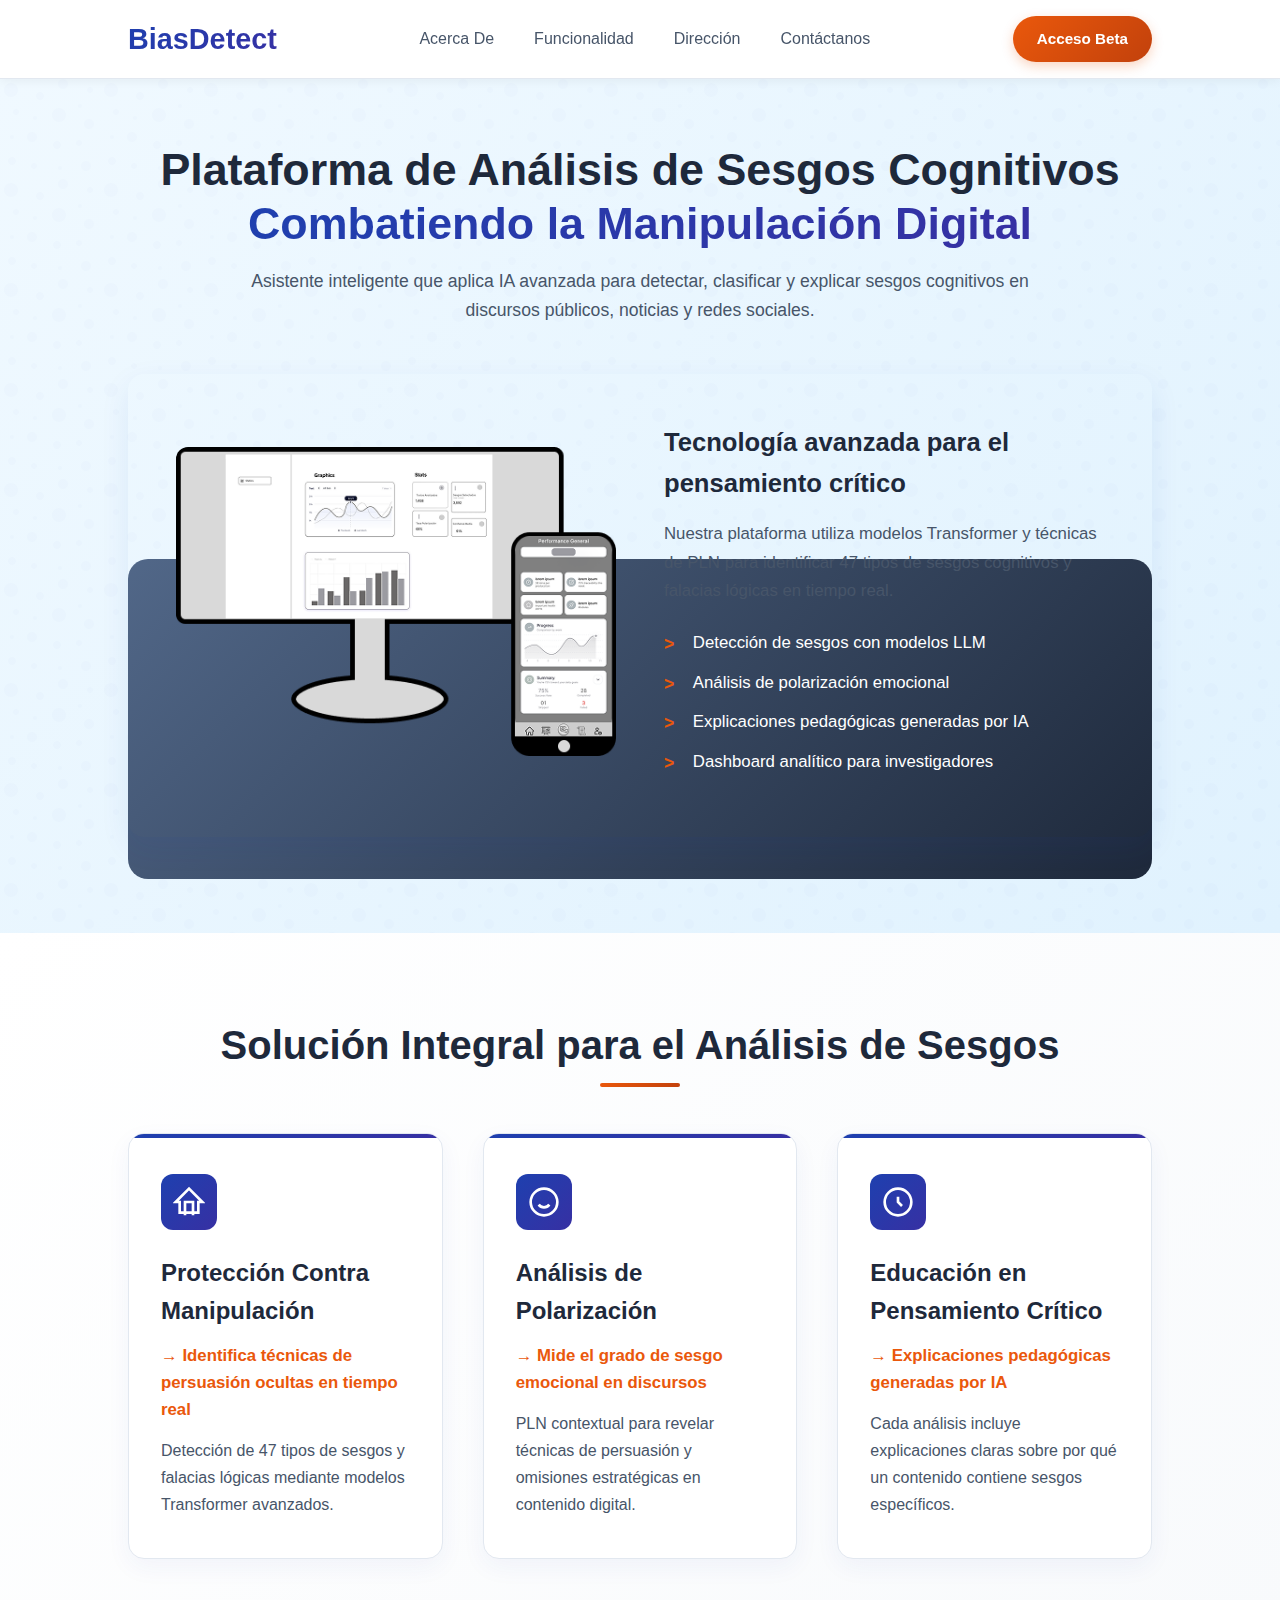
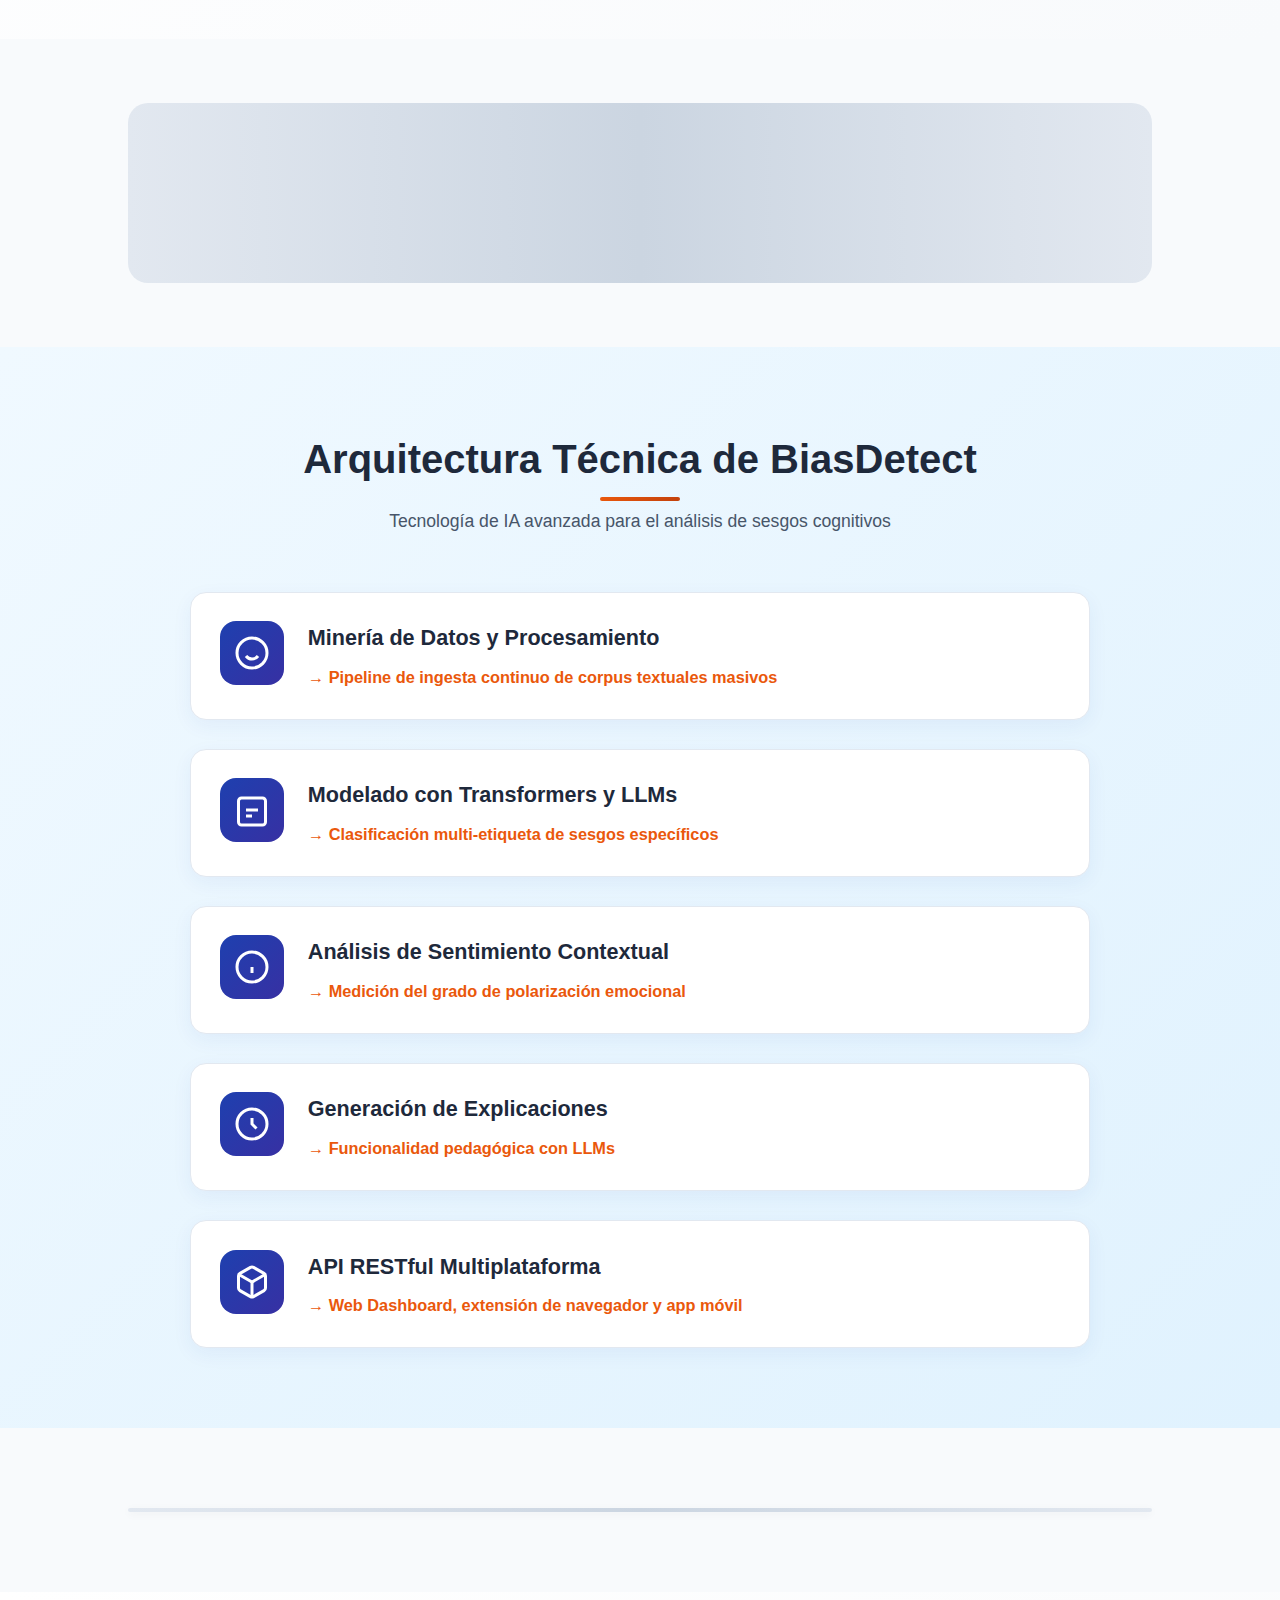
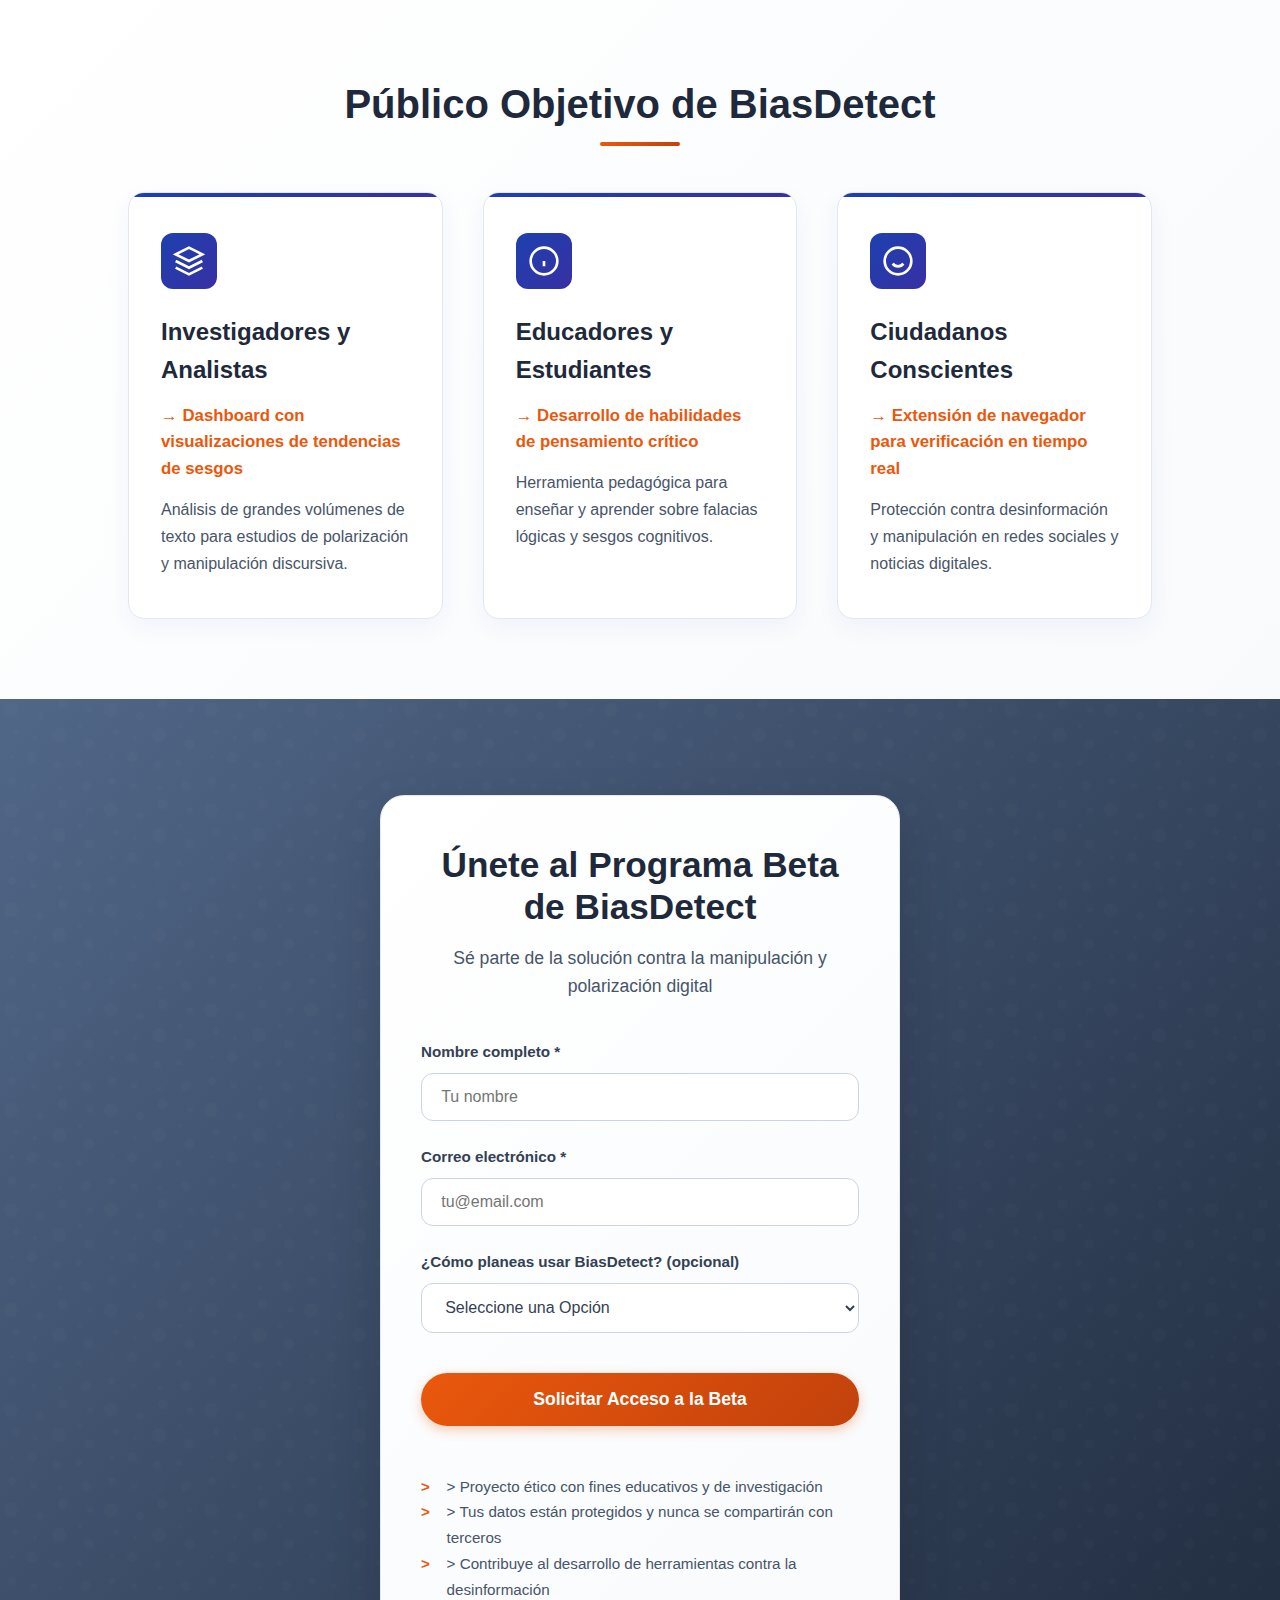
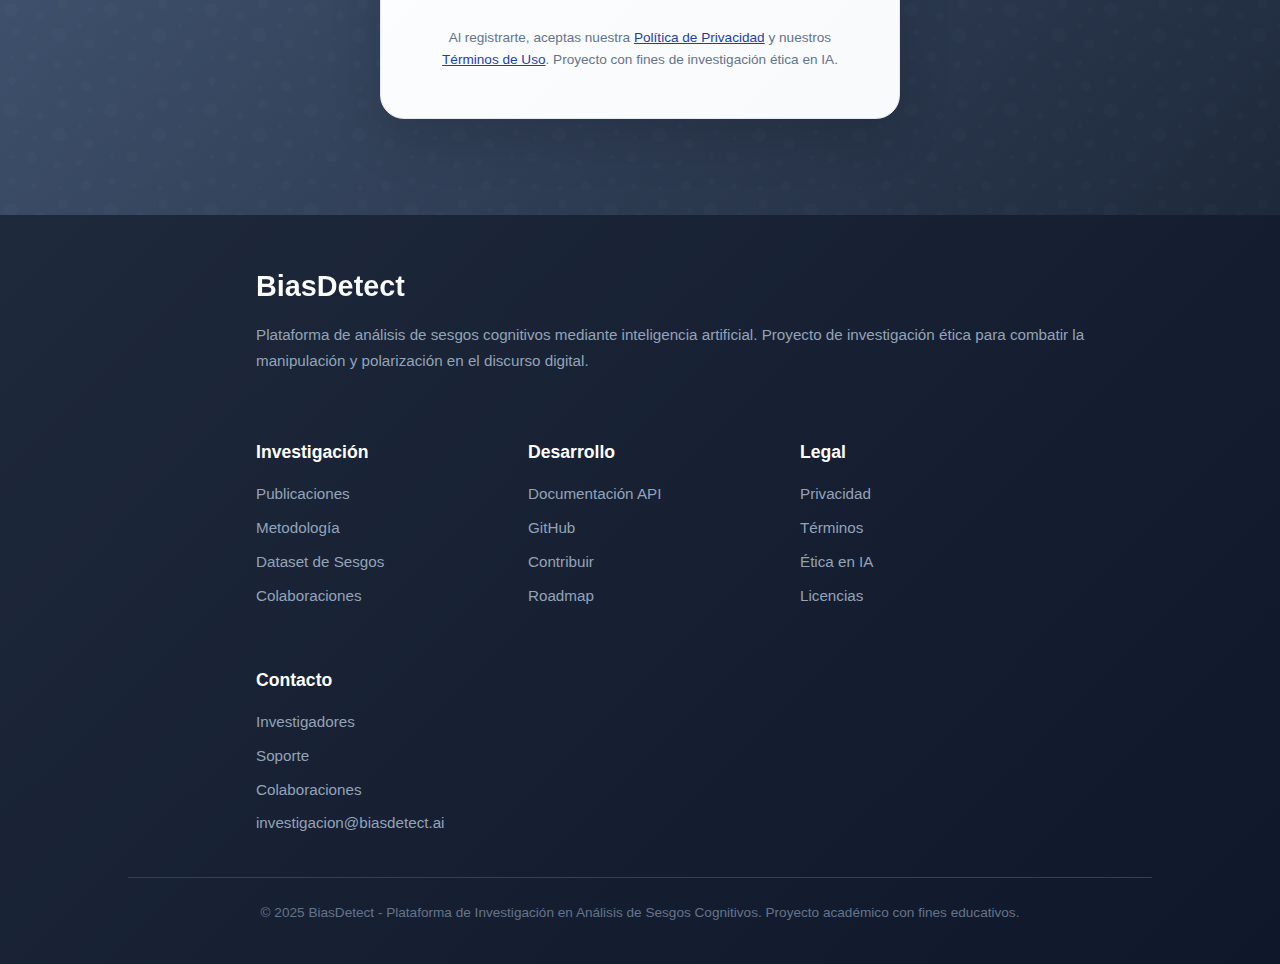
<file: index.html>
<!DOCTYPE html>
<html lang="es">
  <head>
    <meta charset="UTF-8" />
    <meta name="viewport" content="width=device-width, initial-scale=1.0" />
    <title>BiasDetect - Detecta Sesgos Ocultos</title>
    <link rel="stylesheet" href="/style.css">
  </head>
  <body>

    <!-- HEADER -->
    <header>
      <div class="header-container">
        <a href="#" class="logo">BiasDetect</a>
        <nav>
          <ul>
            <li><a href="#BENEFICIOS">Acerca De</a></li>
            <li><a href="#FUNCIONA">Funcionalidad</a></li>
            <li><a href="#PARAQUIÉN">Dirección</a></li>
            <li><a href="#FOOTER">Contáctanos</a></li>
          </ul>
        </nav>
        <a href="#FORMULARIO" class="btn-beta">Acceso Beta</a>
      </div>
    </header>

    <!-- HERO -->
    <section class="hero">
      <div class="hero-container">
        <h1 class="hero-title">
          Plataforma de Análisis de Sesgos Cognitivos<br>
          <span class="hero-title-bold">Combatiendo la Manipulación
            Digital</span>
        </h1>
        <p class="hero-description">
          Asistente inteligente que aplica IA avanzada para detectar, clasificar
          y explicar sesgos cognitivos en discursos públicos, noticias y redes
          sociales.
        </p>
        <div class="hero-content-wrapper">
          
          <div class="hero-image">
            <img
              src="./movileanddestock.png"
              alt="Análisis de sesgos" class="hero-img">
          </div>
          <div class="hero-text">
            <h3 class="hero-subtitle">Tecnología avanzada para el pensamiento
              crítico</h3>
            <p class="hero-paragraph">
              Nuestra plataforma utiliza modelos Transformer y técnicas de PLN
              para identificar 47 tipos de sesgos cognitivos y falacias lógicas
              en tiempo real.
            </p>
            <ul class="hero-features">
              <li>Detección de sesgos con modelos LLM</li>
              <li>Análisis de polarización emocional</li>
              <li>Explicaciones pedagógicas generadas por IA</li>
              <li>Dashboard analítico para investigadores</li>
            </ul>
          </div>

          <div class="section-divider-icon-bar"></div>
        </div>
      </div>
    </section>

    <!-- BENEFICIOS -->
    <section class="benefits" id="BENEFICIOS">
      <div class="benefits-container">
        <h2 class="benefits-title">Solución Integral para el Análisis de
          Sesgos</h2>
        <div class="benefits-grid">
          <div class="benefit-card">
            <div class="benefit-icon">
              <svg viewBox="0 0 24 24" fill="none" stroke="currentColor"
                stroke-width="2">
                <path d="M12 2L2 12h3v8h14v-8h3L12 2z" /><path
                  d="M9 22V12h6v10" />
              </svg>
            </div>
            <h3 class="benefit-heading">Protección Contra Manipulación</h3>
            <p class="benefit-arrow">→ Identifica técnicas de persuasión ocultas
              en tiempo real</p>
            <p class="benefit-text">Detección de 47 tipos de sesgos y falacias
              lógicas mediante modelos Transformer avanzados.</p>
          </div>
          <div class="benefit-card">
            <div class="benefit-icon">
              <svg viewBox="0 0 24 24" fill="none" stroke="currentColor"
                stroke-width="2">
                <circle cx="12" cy="12" r="10" /><path
                  d="M8 14s1.5 2 4 2 4-2 4-2" /><line x1="9" y1="9" x2="9.01"
                  y2="9" /><line x1="15" y1="9" x2="15.01" y2="9" />
              </svg>
            </div>
            <h3 class="benefit-heading">Análisis de Polarización</h3>
            <p class="benefit-arrow">→ Mide el grado de sesgo emocional en
              discursos</p>
            <p class="benefit-text">PLN contextual para revelar técnicas de
              persuasión y omisiones estratégicas en contenido digital.</p>
          </div>
          <div class="benefit-card">
            <div class="benefit-icon">
              <svg viewBox="0 0 24 24" fill="none" stroke="currentColor"
                stroke-width="2">
                <circle cx="12" cy="12" r="10" /><path d="M12 8v4l3 3" />
              </svg>
            </div>
            <h3 class="benefit-heading">Educación en Pensamiento Crítico</h3>
            <p class="benefit-arrow">→ Explicaciones pedagógicas generadas por
              IA</p>
            <p class="benefit-text">Cada análisis incluye explicaciones claras
              sobre por qué un contenido contiene sesgos específicos.</p>
          </div>
        </div>
      </div>
    </section>

    <!-- SEPARADOR GRIS -->
    <div class="section-divider"></div>

    <!-- CÓMO FUNCIONA -->
    <section class="how-it-works" id="FUNCIONA">
      <div class="how-container">
        <h2 class="how-title">Arquitectura Técnica de BiasDetect</h2>
        <p class="how-subtitle">Tecnología de IA avanzada para el análisis de
          sesgos cognitivos</p>
        <div class="how-grid">
          <div class="how-card">
            <div class="how-card-icon">
              <svg viewBox="0 0 24 24" fill="none" stroke="currentColor"
                stroke-width="2">
                <path
                  d="M12 2a10 10 0 0 1 10 10 10 10 0 0 1-10 10 10 10 0 0 1-10-10 10 10 0 0 1 10-10z" /><path
                  d="M8 14s1.5 2 4 2 4-2 4-2" /><line x1="9" y1="9" x2="9.01"
                  y2="9" /><line x1="15" y1="9" x2="15.01" y2="9" />
              </svg>
            </div>
            <div class="how-card-content">
              <h3>Minería de Datos y Procesamiento</h3>
              <p class="how-arrow">→ Pipeline de ingesta continuo de corpus
                textuales masivos</p>
            </div>
          </div>
          <div class="how-card">
            <div class="how-card-icon">
              <svg viewBox="0 0 24 24" fill="none" stroke="currentColor"
                stroke-width="2">
                <rect x="3" y="4" width="18" height="18" rx="2" /><line x1="8"
                  y1="12" x2="16" y2="12" /><line x1="8" y1="16" x2="12"
                  y2="16" />
              </svg>
            </div>
            <div class="how-card-content">
              <h3>Modelado con Transformers y LLMs</h3>
              <p class="how-arrow">→ Clasificación multi-etiqueta de sesgos
                específicos</p>
            </div>
          </div>
          <div class="how-card">
            <div class="how-card-icon">
              <svg viewBox="0 0 24 24" fill="none" stroke="currentColor"
                stroke-width="2">
                <path
                  d="M12 2a10 10 0 0 0-10 10 10 10 0 0 0 10 10 10 10 0 0 0 10-10 10 10 0 0 0-10-10z" /><path
                  d="M12 16v-4" /><path d="M12 8h.01" />
              </svg>
            </div>
            <div class="how-card-content">
              <h3>Análisis de Sentimiento Contextual</h3>
              <p class="how-arrow">→ Medición del grado de polarización
                emocional</p>
            </div>
          </div>
          <div class="how-card">
            <div class="how-card-icon">
              <svg viewBox="0 0 24 24" fill="none" stroke="currentColor"
                stroke-width="2">
                <circle cx="12" cy="12" r="10" /><path d="M12 8v4l3 3" />
              </svg>
            </div>
            <div class="how-card-content">
              <h3>Generación de Explicaciones</h3>
              <p class="how-arrow">→ Funcionalidad pedagógica con LLMs</p>
            </div>
          </div>
          <div class="how-card">
            <div class="how-card-icon">
              <svg viewBox="0 0 24 24" fill="none" stroke="currentColor"
                stroke-width="2">
                <path
                  d="M21 16V8a2 2 0 0 0-1-1.73l-7-4a2 2 0 0 0-2 0l-7 4A2 2 0 0 0 3 8v8a2 2 0 0 0 1 1.73l7 4a2 2 0 0 0 2 0l7-4A2 2 0 0 0 21 16z" /><polyline
                  points="3.27 6.96 12 12.01 20.73 6.96" /><line x1="12"
                  y1="22.08" x2="12" y2="12" />
              </svg>
            </div>
            <div class="how-card-content">
              <h3>API RESTful Multiplataforma</h3>
              <p class="how-arrow">→ Web Dashboard, extensión de navegador y app
                móvil</p>
            </div>
          </div>
        </div>
      </div>
    </section>

    <!-- LÍNEA DIVISORIA -->
    <div class="line-divider"></div>

    <!-- PARA QUIÉN ES -->
    <section class="audience" id="PARAQUIÉN">
      <div class="audience-container">
        <h2 class="audience-title">Público Objetivo de BiasDetect</h2>
        <div class="audience-grid">
          <div class="audience-card">
            <div class="audience-icon">
              <svg viewBox="0 0 24 24" fill="none" stroke="currentColor"
                stroke-width="2">
                <path
                  d="M12 2L2 7l10 5 10-5-10-5zM2 17l10 5 10-5M2 12l10 5 10-5" />
              </svg>
            </div>
            <h3 class="audience-heading">Investigadores y Analistas</h3>
            <p class="audience-arrow">→ Dashboard con visualizaciones de
              tendencias de sesgos</p>
            <p class="audience-text">Análisis de grandes volúmenes de texto para
              estudios de polarización y manipulación discursiva.</p>
          </div>
          <div class="audience-card">
            <div class="audience-icon">
              <svg viewBox="0 0 24 24" fill="none" stroke="currentColor"
                stroke-width="2">
                <path
                  d="M12 2a10 10 0 0 0-10 10 10 10 0 0 0 10 10 10 10 0 0 0 10-10 10 10 0 0 0-10-10z" /><path
                  d="M12 16v-4" /><path d="M12 8h.01" />
              </svg>
            </div>
            <h3 class="audience-heading">Educadores y Estudiantes</h3>
            <p class="audience-arrow">→ Desarrollo de habilidades de pensamiento
              crítico</p>
            <p class="audience-text">Herramienta pedagógica para enseñar y
              aprender sobre falacias lógicas y sesgos cognitivos.</p>
          </div>
          <div class="audience-card">
            <div class="audience-icon">
              <svg viewBox="0 0 24 24" fill="none" stroke="currentColor"
                stroke-width="2">
                <path
                  d="M12 2a10 10 0 0 1 10 10 10 10 0 0 1-10 10 10 10 0 0 1-10-10 10 10 0 0 1 10-10z" /><path
                  d="M8 14s1.5 2 4 2 4-2 4-2" /><line x1="9" y1="9" x2="9.01"
                  y2="9" /><line x1="15" y1="9" x2="15.01" y2="9" />
              </svg>
            </div>
            <h3 class="audience-heading">Ciudadanos Conscientes</h3>
            <p class="audience-arrow">→ Extensión de navegador para verificación
              en tiempo real</p>
            <p class="audience-text">Protección contra desinformación y
              manipulación en redes sociales y noticias digitales.</p>
          </div>
        </div>
      </div>
    </section>

    <!-- FORMULARIO BETA -->
    <section class="beta-form-section" id="FORMULARIO">
      <div class="beta-form-container">
        <div class="beta-card">
          <h2 class="beta-title">Únete al Programa Beta de BiasDetect</h2>
          <p class="beta-subtitle">Sé parte de la solución contra la
            manipulación y polarización digital</p>
          <form class="beta-form">
            <div class="form-group">
              <label for="name">Nombre completo *</label>
              <input type="text" id="name" placeholder="Tu nombre" required />
            </div>
            <div class="form-group">
              <label for="email">Correo electrónico *</label>
              <input type="email" id="email" placeholder="tu@email.com"
                required />
            </div>
            <div class="form-group">
              <label for="usage">¿Cómo planeas usar BiasDetect?
                (opcional)</label>
              <select id="usage">
                <option value>Seleccione una Opción</option>
                <option value="personal">Uso personal</option>
                <option value="investigacion">Investigación/Academia</option>
                <option value="educacion">Educación/Enseñanza</option>
                <option value="periodismo">Periodismo/Medios</option>
              </select>
            </div>
            <button type="submit" class="beta-btn">Solicitar Acceso a la
              Beta</button>
          </form>
          <div class="beta-privacy">
            <p>> Proyecto ético con fines educativos y de investigación</p>
            <p>> Tus datos están protegidos y nunca se compartirán con
              terceros</p>
            <p>> Contribuye al desarrollo de herramientas contra la
              desinformación</p>
          </div>
          <p class="beta-terms">
            Al registrarte, aceptas nuestra
            <a href="#" class="link">Política de Privacidad</a> y nuestros
            <a href="#" class="link">Términos de Uso</a>.
            Proyecto con fines de investigación ética en IA.
          </p>
        </div>
      </div>
    </section>

    <!-- FOOTER -->
    <footer class="footer" id="FOOTER">
      <div class="footer-left">
        <h3 class="footer-logo">BiasDetect</h3>
        <p class="footer-desc">
          Plataforma de análisis de sesgos cognitivos mediante inteligencia
          artificial.
          Proyecto de investigación ética para combatir la manipulación y
          polarización en el discurso digital.
        </p>
      </div>
      <div class="footer-container">
        <div class="footer-bottom">
          <div class="footer-column">
            <h4 class="footer-title">Investigación</h4>
            <ul class="footer-links">
              <li><a href="#">Publicaciones</a></li>
              <li><a href="#">Metodología</a></li>
              <li><a href="#">Dataset de Sesgos</a></li>
              <li><a href="#">Colaboraciones</a></li>
            </ul>
          </div>
          <div class="footer-column">
            <h4 class="footer-title">Desarrollo</h4>
            <ul class="footer-links">
              <li><a href="#">Documentación API</a></li>
              <li><a href="#">GitHub</a></li>
              <li><a href="#">Contribuir</a></li>
              <li><a href="#">Roadmap</a></li>
            </ul>
          </div>
          <div class="footer-column">
            <h4 class="footer-title">Legal</h4>
            <ul class="footer-links">
              <li><a href="#">Privacidad</a></li>
              <li><a href="#">Términos</a></li>
              <li><a href="#">Ética en IA</a></li>
              <li><a href="#">Licencias</a></li>
            </ul>
          </div>
          <div class="footer-column">
            <h4 class="footer-title">Contacto</h4>
            <ul class="footer-links">
              <li><a href="#">Investigadores</a></li>
              <li><a href="#">Soporte</a></li>
              <li><a href="#">Colaboraciones</a></li>
              <li><a
                  href="mailto:investigacion@biasdetect.ai">investigacion@biasdetect.ai</a></li>
            </ul>
          </div>
        </div>
      </div>
      <div class="footer-copyright">
        <p>© 2025 BiasDetect - Plataforma de Investigación en Análisis de Sesgos
          Cognitivos. Proyecto académico con fines educativos.</p>
      </div>
    </footer>

  </body>
</html>
</file>
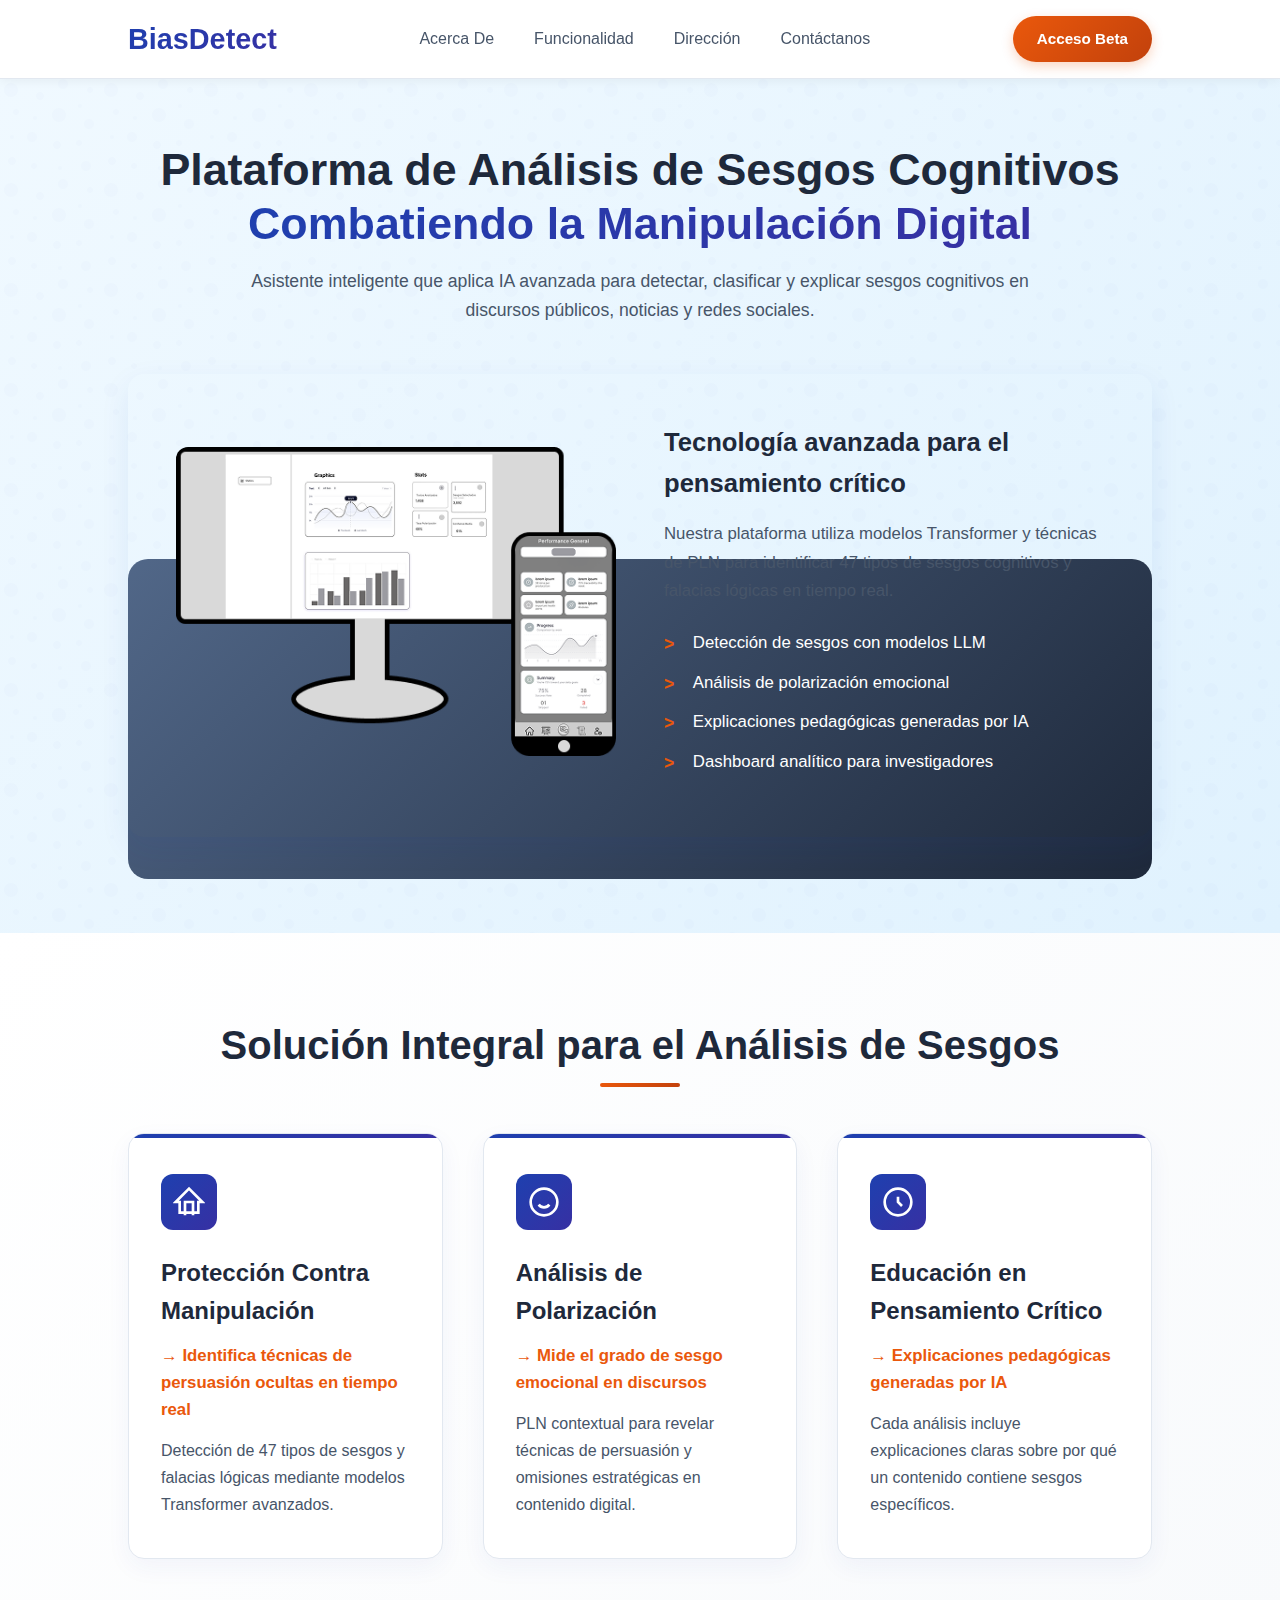
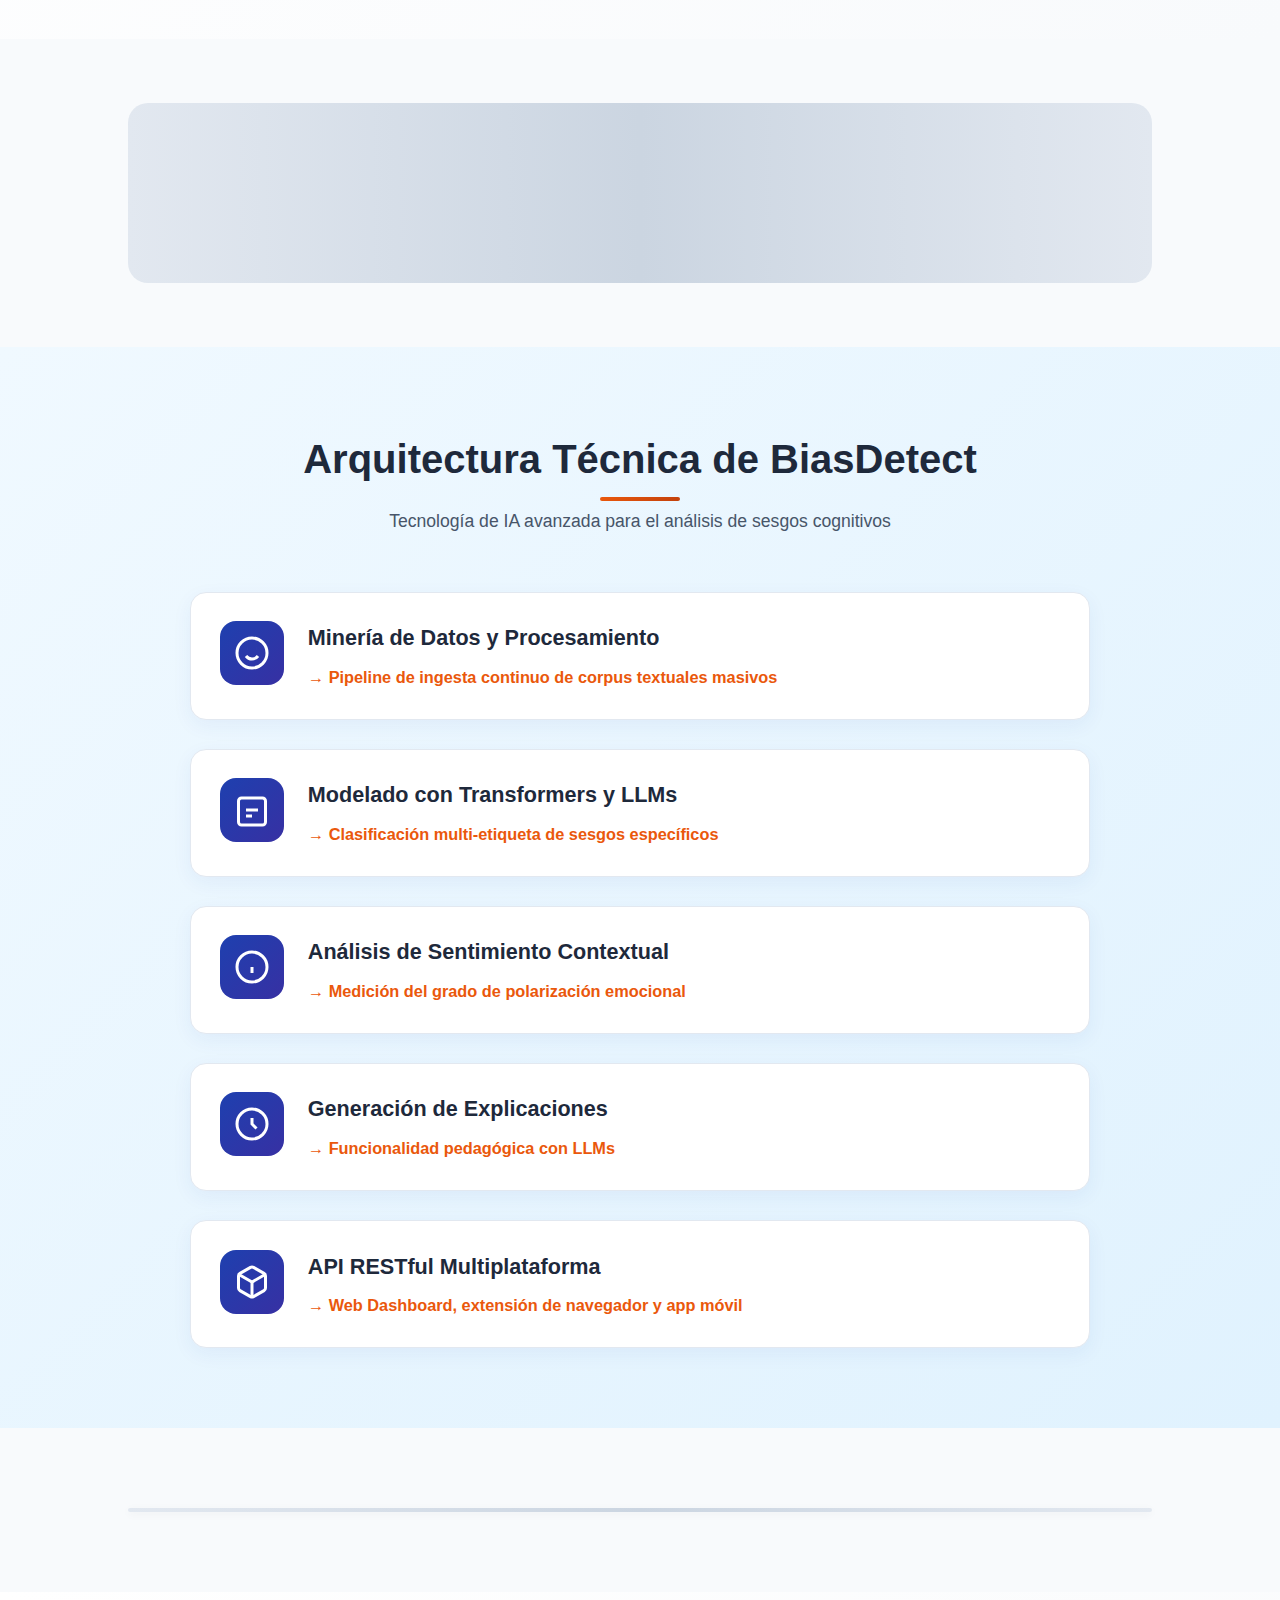
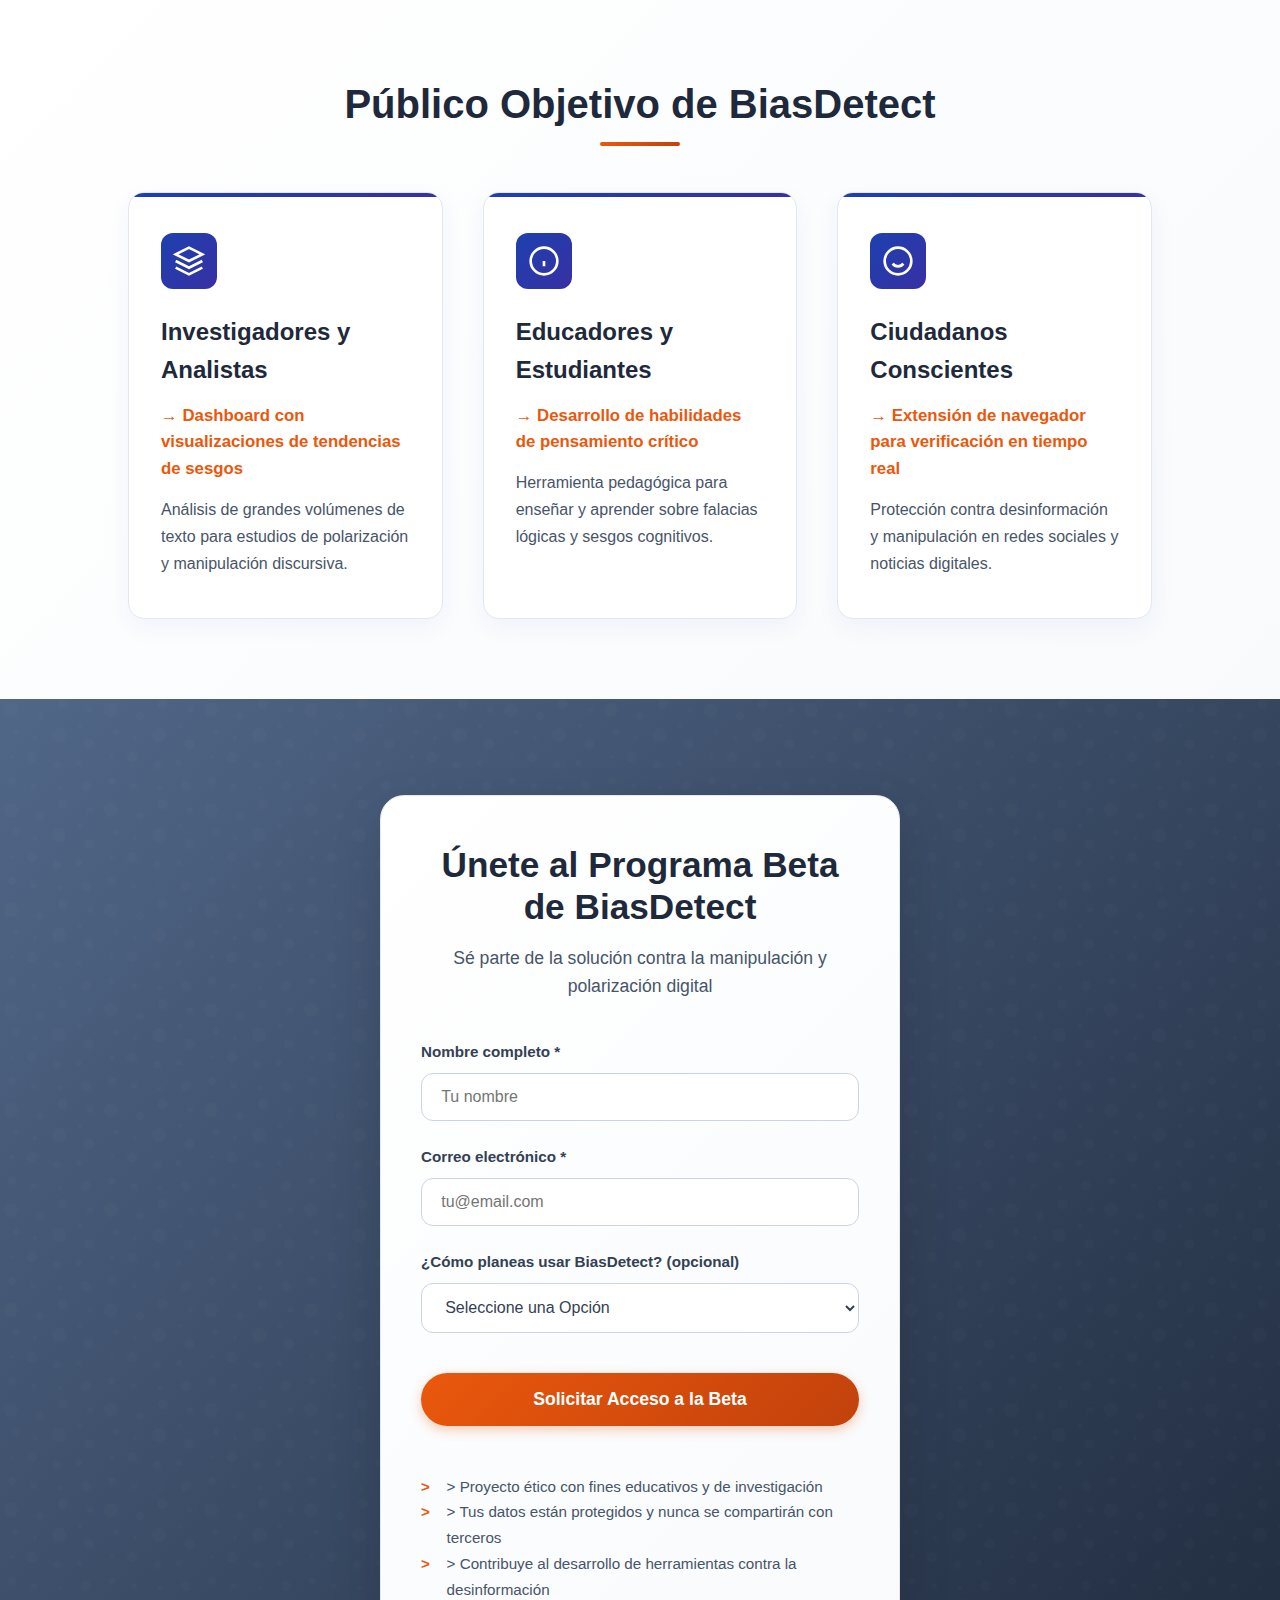
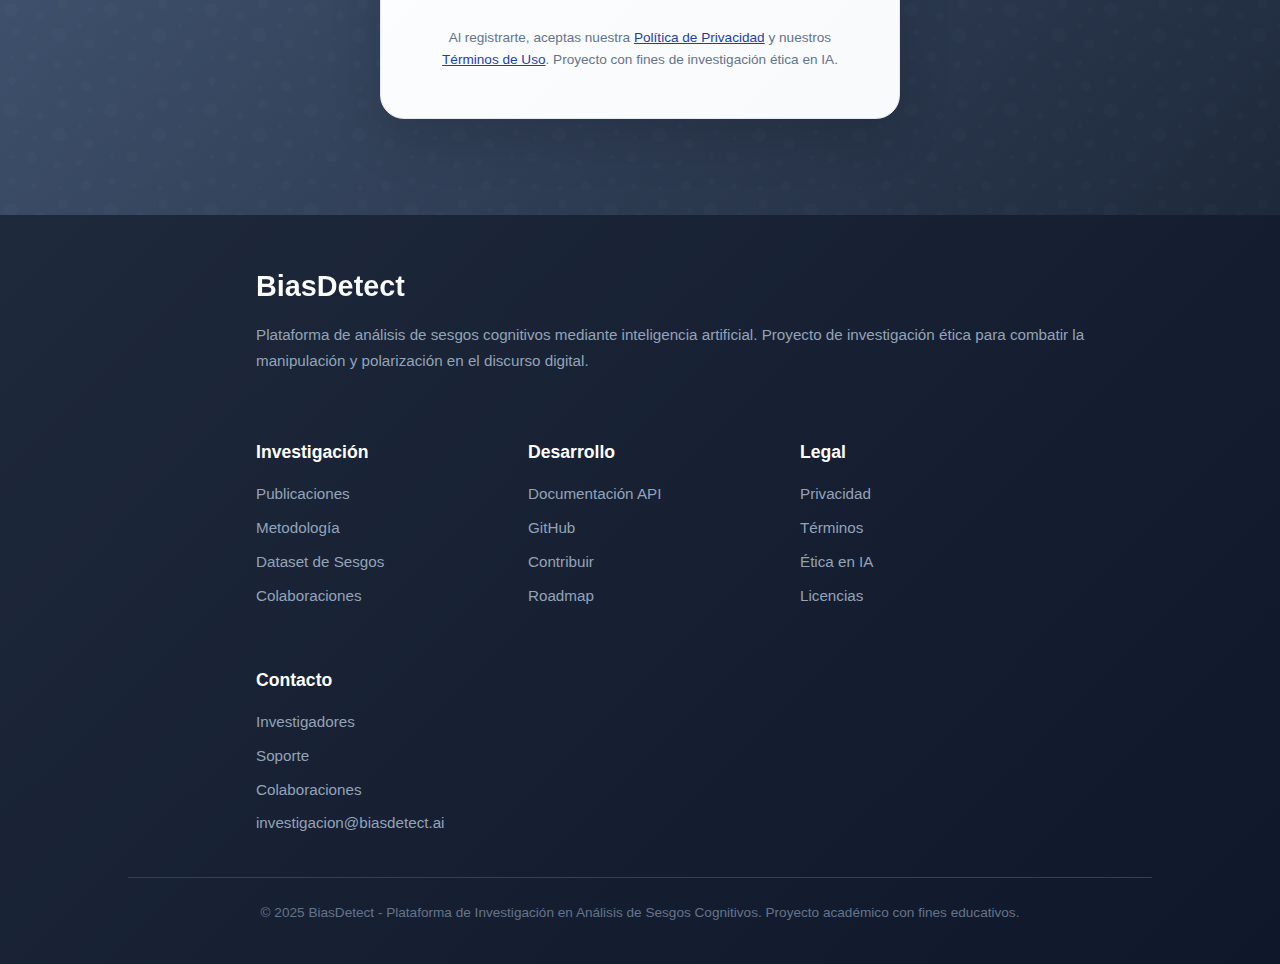
<file: landing.html>
<!DOCTYPE html>
<html lang="es">
  <head>
    <meta charset="UTF-8" />
    <meta name="viewport" content="width=device-width, initial-scale=1.0" />
    <title>BiasDetect - Detecta Sesgos Ocultos</title>
    <link rel="stylesheet" href="/style.css">
  </head>
  <body>

    <!-- HEADER -->
    <header>
      <div class="header-container">
        <a href="#" class="logo">BiasDetect</a>
        <nav>
          <ul>
            <li><a href="#BENEFICIOS">Acerca De</a></li>
            <li><a href="#FUNCIONA">Funcionalidad</a></li>
            <li><a href="#PARAQUIÉN">Dirección</a></li>
            <li><a href="#FOOTER">Contáctanos</a></li>
          </ul>
        </nav>
        <a href="#FORMULARIO" class="btn-beta">Acceso Beta</a>
      </div>
    </header>

    <!-- HERO -->
    <section class="hero">
      <div class="hero-container">
        <h1 class="hero-title">
          Plataforma de Análisis de Sesgos Cognitivos<br>
          <span class="hero-title-bold">Combatiendo la Manipulación
            Digital</span>
        </h1>
        <p class="hero-description">
          Asistente inteligente que aplica IA avanzada para detectar, clasificar
          y explicar sesgos cognitivos en discursos públicos, noticias y redes
          sociales.
        </p>
        <div class="hero-content-wrapper">
          
          <div class="hero-image">
            <img
              src="./movileanddestock.png"
              alt="Análisis de sesgos" class="hero-img">
          </div>
          <div class="hero-text">
            <h3 class="hero-subtitle">Tecnología avanzada para el pensamiento
              crítico</h3>
            <p class="hero-paragraph">
              Nuestra plataforma utiliza modelos Transformer y técnicas de PLN
              para identificar 47 tipos de sesgos cognitivos y falacias lógicas
              en tiempo real.
            </p>
            <ul class="hero-features">
              <li>Detección de sesgos con modelos LLM</li>
              <li>Análisis de polarización emocional</li>
              <li>Explicaciones pedagógicas generadas por IA</li>
              <li>Dashboard analítico para investigadores</li>
            </ul>
          </div>

          <div class="section-divider-icon-bar"></div>
        </div>
      </div>
    </section>

    <!-- BENEFICIOS -->
    <section class="benefits" id="BENEFICIOS">
      <div class="benefits-container">
        <h2 class="benefits-title">Solución Integral para el Análisis de
          Sesgos</h2>
        <div class="benefits-grid">
          <div class="benefit-card">
            <div class="benefit-icon">
              <svg viewBox="0 0 24 24" fill="none" stroke="currentColor"
                stroke-width="2">
                <path d="M12 2L2 12h3v8h14v-8h3L12 2z" /><path
                  d="M9 22V12h6v10" />
              </svg>
            </div>
            <h3 class="benefit-heading">Protección Contra Manipulación</h3>
            <p class="benefit-arrow">→ Identifica técnicas de persuasión ocultas
              en tiempo real</p>
            <p class="benefit-text">Detección de 47 tipos de sesgos y falacias
              lógicas mediante modelos Transformer avanzados.</p>
          </div>
          <div class="benefit-card">
            <div class="benefit-icon">
              <svg viewBox="0 0 24 24" fill="none" stroke="currentColor"
                stroke-width="2">
                <circle cx="12" cy="12" r="10" /><path
                  d="M8 14s1.5 2 4 2 4-2 4-2" /><line x1="9" y1="9" x2="9.01"
                  y2="9" /><line x1="15" y1="9" x2="15.01" y2="9" />
              </svg>
            </div>
            <h3 class="benefit-heading">Análisis de Polarización</h3>
            <p class="benefit-arrow">→ Mide el grado de sesgo emocional en
              discursos</p>
            <p class="benefit-text">PLN contextual para revelar técnicas de
              persuasión y omisiones estratégicas en contenido digital.</p>
          </div>
          <div class="benefit-card">
            <div class="benefit-icon">
              <svg viewBox="0 0 24 24" fill="none" stroke="currentColor"
                stroke-width="2">
                <circle cx="12" cy="12" r="10" /><path d="M12 8v4l3 3" />
              </svg>
            </div>
            <h3 class="benefit-heading">Educación en Pensamiento Crítico</h3>
            <p class="benefit-arrow">→ Explicaciones pedagógicas generadas por
              IA</p>
            <p class="benefit-text">Cada análisis incluye explicaciones claras
              sobre por qué un contenido contiene sesgos específicos.</p>
          </div>
        </div>
      </div>
    </section>

    <!-- SEPARADOR GRIS -->
    <div class="section-divider"></div>

    <!-- CÓMO FUNCIONA -->
    <section class="how-it-works" id="FUNCIONA">
      <div class="how-container">
        <h2 class="how-title">Arquitectura Técnica de BiasDetect</h2>
        <p class="how-subtitle">Tecnología de IA avanzada para el análisis de
          sesgos cognitivos</p>
        <div class="how-grid">
          <div class="how-card">
            <div class="how-card-icon">
              <svg viewBox="0 0 24 24" fill="none" stroke="currentColor"
                stroke-width="2">
                <path
                  d="M12 2a10 10 0 0 1 10 10 10 10 0 0 1-10 10 10 10 0 0 1-10-10 10 10 0 0 1 10-10z" /><path
                  d="M8 14s1.5 2 4 2 4-2 4-2" /><line x1="9" y1="9" x2="9.01"
                  y2="9" /><line x1="15" y1="9" x2="15.01" y2="9" />
              </svg>
            </div>
            <div class="how-card-content">
              <h3>Minería de Datos y Procesamiento</h3>
              <p class="how-arrow">→ Pipeline de ingesta continuo de corpus
                textuales masivos</p>
            </div>
          </div>
          <div class="how-card">
            <div class="how-card-icon">
              <svg viewBox="0 0 24 24" fill="none" stroke="currentColor"
                stroke-width="2">
                <rect x="3" y="4" width="18" height="18" rx="2" /><line x1="8"
                  y1="12" x2="16" y2="12" /><line x1="8" y1="16" x2="12"
                  y2="16" />
              </svg>
            </div>
            <div class="how-card-content">
              <h3>Modelado con Transformers y LLMs</h3>
              <p class="how-arrow">→ Clasificación multi-etiqueta de sesgos
                específicos</p>
            </div>
          </div>
          <div class="how-card">
            <div class="how-card-icon">
              <svg viewBox="0 0 24 24" fill="none" stroke="currentColor"
                stroke-width="2">
                <path
                  d="M12 2a10 10 0 0 0-10 10 10 10 0 0 0 10 10 10 10 0 0 0 10-10 10 10 0 0 0-10-10z" /><path
                  d="M12 16v-4" /><path d="M12 8h.01" />
              </svg>
            </div>
            <div class="how-card-content">
              <h3>Análisis de Sentimiento Contextual</h3>
              <p class="how-arrow">→ Medición del grado de polarización
                emocional</p>
            </div>
          </div>
          <div class="how-card">
            <div class="how-card-icon">
              <svg viewBox="0 0 24 24" fill="none" stroke="currentColor"
                stroke-width="2">
                <circle cx="12" cy="12" r="10" /><path d="M12 8v4l3 3" />
              </svg>
            </div>
            <div class="how-card-content">
              <h3>Generación de Explicaciones</h3>
              <p class="how-arrow">→ Funcionalidad pedagógica con LLMs</p>
            </div>
          </div>
          <div class="how-card">
            <div class="how-card-icon">
              <svg viewBox="0 0 24 24" fill="none" stroke="currentColor"
                stroke-width="2">
                <path
                  d="M21 16V8a2 2 0 0 0-1-1.73l-7-4a2 2 0 0 0-2 0l-7 4A2 2 0 0 0 3 8v8a2 2 0 0 0 1 1.73l7 4a2 2 0 0 0 2 0l7-4A2 2 0 0 0 21 16z" /><polyline
                  points="3.27 6.96 12 12.01 20.73 6.96" /><line x1="12"
                  y1="22.08" x2="12" y2="12" />
              </svg>
            </div>
            <div class="how-card-content">
              <h3>API RESTful Multiplataforma</h3>
              <p class="how-arrow">→ Web Dashboard, extensión de navegador y app
                móvil</p>
            </div>
          </div>
        </div>
      </div>
    </section>

    <!-- LÍNEA DIVISORIA -->
    <div class="line-divider"></div>

    <!-- PARA QUIÉN ES -->
    <section class="audience" id="PARAQUIÉN">
      <div class="audience-container">
        <h2 class="audience-title">Público Objetivo de BiasDetect</h2>
        <div class="audience-grid">
          <div class="audience-card">
            <div class="audience-icon">
              <svg viewBox="0 0 24 24" fill="none" stroke="currentColor"
                stroke-width="2">
                <path
                  d="M12 2L2 7l10 5 10-5-10-5zM2 17l10 5 10-5M2 12l10 5 10-5" />
              </svg>
            </div>
            <h3 class="audience-heading">Investigadores y Analistas</h3>
            <p class="audience-arrow">→ Dashboard con visualizaciones de
              tendencias de sesgos</p>
            <p class="audience-text">Análisis de grandes volúmenes de texto para
              estudios de polarización y manipulación discursiva.</p>
          </div>
          <div class="audience-card">
            <div class="audience-icon">
              <svg viewBox="0 0 24 24" fill="none" stroke="currentColor"
                stroke-width="2">
                <path
                  d="M12 2a10 10 0 0 0-10 10 10 10 0 0 0 10 10 10 10 0 0 0 10-10 10 10 0 0 0-10-10z" /><path
                  d="M12 16v-4" /><path d="M12 8h.01" />
              </svg>
            </div>
            <h3 class="audience-heading">Educadores y Estudiantes</h3>
            <p class="audience-arrow">→ Desarrollo de habilidades de pensamiento
              crítico</p>
            <p class="audience-text">Herramienta pedagógica para enseñar y
              aprender sobre falacias lógicas y sesgos cognitivos.</p>
          </div>
          <div class="audience-card">
            <div class="audience-icon">
              <svg viewBox="0 0 24 24" fill="none" stroke="currentColor"
                stroke-width="2">
                <path
                  d="M12 2a10 10 0 0 1 10 10 10 10 0 0 1-10 10 10 10 0 0 1-10-10 10 10 0 0 1 10-10z" /><path
                  d="M8 14s1.5 2 4 2 4-2 4-2" /><line x1="9" y1="9" x2="9.01"
                  y2="9" /><line x1="15" y1="9" x2="15.01" y2="9" />
              </svg>
            </div>
            <h3 class="audience-heading">Ciudadanos Conscientes</h3>
            <p class="audience-arrow">→ Extensión de navegador para verificación
              en tiempo real</p>
            <p class="audience-text">Protección contra desinformación y
              manipulación en redes sociales y noticias digitales.</p>
          </div>
        </div>
      </div>
    </section>

    <!-- FORMULARIO BETA -->
    <section class="beta-form-section" id="FORMULARIO">
      <div class="beta-form-container">
        <div class="beta-card">
          <h2 class="beta-title">Únete al Programa Beta de BiasDetect</h2>
          <p class="beta-subtitle">Sé parte de la solución contra la
            manipulación y polarización digital</p>
          <form class="beta-form">
            <div class="form-group">
              <label for="name">Nombre completo *</label>
              <input type="text" id="name" placeholder="Tu nombre" required />
            </div>
            <div class="form-group">
              <label for="email">Correo electrónico *</label>
              <input type="email" id="email" placeholder="tu@email.com"
                required />
            </div>
            <div class="form-group">
              <label for="usage">¿Cómo planeas usar BiasDetect?
                (opcional)</label>
              <select id="usage">
                <option value>Seleccione una Opción</option>
                <option value="personal">Uso personal</option>
                <option value="investigacion">Investigación/Academia</option>
                <option value="educacion">Educación/Enseñanza</option>
                <option value="periodismo">Periodismo/Medios</option>
              </select>
            </div>
            <button type="submit" class="beta-btn">Solicitar Acceso a la
              Beta</button>
          </form>
          <div class="beta-privacy">
            <p>> Proyecto ético con fines educativos y de investigación</p>
            <p>> Tus datos están protegidos y nunca se compartirán con
              terceros</p>
            <p>> Contribuye al desarrollo de herramientas contra la
              desinformación</p>
          </div>
          <p class="beta-terms">
            Al registrarte, aceptas nuestra
            <a href="#" class="link">Política de Privacidad</a> y nuestros
            <a href="#" class="link">Términos de Uso</a>.
            Proyecto con fines de investigación ética en IA.
          </p>
        </div>
      </div>
    </section>

    <!-- FOOTER -->
    <footer class="footer" id="FOOTER">
      <div class="footer-left">
        <h3 class="footer-logo">BiasDetect</h3>
        <p class="footer-desc">
          Plataforma de análisis de sesgos cognitivos mediante inteligencia
          artificial.
          Proyecto de investigación ética para combatir la manipulación y
          polarización en el discurso digital.
        </p>
      </div>
      <div class="footer-container">
        <div class="footer-bottom">
          <div class="footer-column">
            <h4 class="footer-title">Investigación</h4>
            <ul class="footer-links">
              <li><a href="#">Publicaciones</a></li>
              <li><a href="#">Metodología</a></li>
              <li><a href="#">Dataset de Sesgos</a></li>
              <li><a href="#">Colaboraciones</a></li>
            </ul>
          </div>
          <div class="footer-column">
            <h4 class="footer-title">Desarrollo</h4>
            <ul class="footer-links">
              <li><a href="#">Documentación API</a></li>
              <li><a href="#">GitHub</a></li>
              <li><a href="#">Contribuir</a></li>
              <li><a href="#">Roadmap</a></li>
            </ul>
          </div>
          <div class="footer-column">
            <h4 class="footer-title">Legal</h4>
            <ul class="footer-links">
              <li><a href="#">Privacidad</a></li>
              <li><a href="#">Términos</a></li>
              <li><a href="#">Ética en IA</a></li>
              <li><a href="#">Licencias</a></li>
            </ul>
          </div>
          <div class="footer-column">
            <h4 class="footer-title">Contacto</h4>
            <ul class="footer-links">
              <li><a href="#">Investigadores</a></li>
              <li><a href="#">Soporte</a></li>
              <li><a href="#">Colaboraciones</a></li>
              <li><a
                  href="mailto:investigacion@biasdetect.ai">investigacion@biasdetect.ai</a></li>
            </ul>
          </div>
        </div>
      </div>
      <div class="footer-copyright">
        <p>© 2025 BiasDetect - Plataforma de Investigación en Análisis de Sesgos
          Cognitivos. Proyecto académico con fines educativos.</p>
      </div>
    </footer>

  </body>
</html>
</file>
<file: style.css>
* {
    margin: 0;
    padding: 0;
    box-sizing: border-box;
}

body {
    font-family: 'Segoe UI', Tahoma, Geneva, Verdana, sans-serif;
    background-color: #f8fafc;
    color: #334155;
    line-height: 1.6;
}

/* HEADER */
header {
    background-color: #ffffff;
    padding: 1rem 0;
    box-shadow: 0 2px 10px rgba(0, 0, 0, 0.05);
    position: sticky;
    top: 0;
    z-index: 1000;
    border-bottom: 1px solid #e2e8f0;
}

.header-container {
    max-width: 80%;
    margin: 0 auto;
    display: flex;
    justify-content: space-between;
    align-items: center;
}

.logo {
    font-size: 1.8rem;
    font-weight: 800;
    color: #1e40af;
    text-decoration: none;
    background: linear-gradient(135deg, #1e40af 0%, #3730a3 100%);
    -webkit-background-clip: text;
    -webkit-text-fill-color: transparent;
}

nav ul {
    display: flex;
    list-style: none;
    gap: 2.5rem;
}

nav a {
    text-decoration: none;
    color: #475569;
    font-weight: 500;
    font-size: 1rem;
    transition: all 0.3s ease;
    position: relative;
}

nav a:hover {
    color: #1e40af;
}

nav a::after {
    content: '';
    position: absolute;
    width: 0;
    height: 2px;
    bottom: -5px;
    left: 0;
    background-color: #1e40af;
    transition: width 0.3s ease;
}

nav a:hover::after {
    width: 100%;
}

.btn-beta {
    background: linear-gradient(135deg, #ea580c 0%, #c2410c 100%);
    color: white;
    padding: 0.65rem 1.5rem;
    border-radius: 50px;
    text-decoration: none;
    font-weight: 600;
    font-size: 0.95rem;
    transition: all 0.3s ease;
    box-shadow: 0 4px 12px rgba(234, 88, 12, 0.25);
}

.btn-beta:hover {
    transform: translateY(-2px);
    box-shadow: 0 6px 16px rgba(234, 88, 12, 0.35);
}

@media (max-width: 768px) {
    .header-container {
        flex-direction: column;
        gap: 1rem;
        padding: 0 1rem;
    }

    nav ul {
        gap: 1.5rem;
    }

    .btn-beta {
        padding: 0.6rem 1.3rem;
        font-size: 0.9rem;
    }
}

/* HERO */
.hero {
    background: linear-gradient(135deg, #f0f9ff 0%, #e0f2fe 100%);
    padding: 4rem 0 6rem;
    position: relative;
    overflow: hidden;
}

.hero::before {
    content: '';
    position: absolute;
    top: 0;
    left: 0;
    right: 0;
    bottom: 0;
    background: url("data:image/svg+xml,%3Csvg width='100' height='100' viewBox='0 0 100 100' xmlns='http://www.w3.org/2000/svg'%3E%3Cpath d='M11 18c3.866 0 7-3.134 7-7s-3.134-7-7-7-7 3.134-7 7 3.134 7 7 7zm48 25c3.866 0 7-3.134 7-7s-3.134-7-7-7-7 3.134-7 7 3.134 7 7 7zm-43-7c1.657 0 3-1.343 3-3s-1.343-3-3-3-3 1.343-3 3 1.343 3 3 3zm63 31c1.657 0 3-1.343 3-3s-1.343-3-3-3-3 1.343-3 3 1.343 3 3 3zM34 90c1.657 0 3-1.343 3-3s-1.343-3-3-3-3 1.343-3 3 1.343 3 3 3zm56-76c1.657 0 3-1.343 3-3s-1.343-3-3-3-3 1.343-3 3 1.343 3 3 3zM12 86c2.21 0 4-1.79 4-4s-1.79-4-4-4-4 1.79-4 4 1.79 4 4 4zm28-65c2.21 0 4-1.79 4-4s-1.79-4-4-4-4 1.79-4 4 1.79 4 4 4zm23-11c2.76 0 5-2.24 5-5s-2.24-5-5-5-5 2.24-5 5 2.24 5 5 5zm-6 60c2.21 0 4-1.79 4-4s-1.79-4-4-4-4 1.79-4 4 1.79 4 4 4zm29 22c2.76 0 5-2.24 5-5s-2.24-5-5-5-5 2.24-5 5 2.24 5 5 5zM32 63c2.76 0 5-2.24 5-5s-2.24-5-5-5-5 2.24-5 5 2.24 5 5 5zm57-13c2.76 0 5-2.24 5-5s-2.24-5-5-5-5 2.24-5 5 2.24 5 5 5zm-9-21c1.105 0 2-.895 2-2s-.895-2-2-2-2 .895-2 2 .895 2 2 2zM60 91c1.105 0 2-.895 2-2s-.895-2-2-2-2 .895-2 2 .895 2 2 2zM35 41c1.105 0 2-.895 2-2s-.895-2-2-2-2 .895-2 2 .895 2 2 2zM12 60c1.105 0 2-.895 2-2s-.895-2-2-2-2 .895-2 2 .895 2 2 2z' fill='%231e40af' fill-opacity='0.03' fill-rule='evenodd'/%3E%3C/svg%3E");
    opacity: 0.5;
}

.hero-container {
    max-width: 80%;
    margin: 0 auto;
    text-align: center;
    position: relative;
    z-index: 1;

}

.hero-title {
    font-size: 2.8rem;
    font-weight: 800;
    line-height: 1.2;
    margin-bottom: 1rem;
    color: #1e293b;
}

.hero-title-bold {
    background: linear-gradient(135deg, #1e40af 0%, #3730a3 100%);
    -webkit-background-clip: text;
    -webkit-text-fill-color: transparent;
    font-weight: 900;
}

.hero-description {
    font-size: 1.1rem;
    color: #475569;
    max-width: 800px;
    margin: 0 auto 3rem;
    line-height: 1.7;
}

.hero-content-wrapper {
    
    border-radius: 16px;
    padding: 3rem;
    display: flex;
    gap: 3rem;
    align-items: center;
    box-shadow: 0 10px 30px rgba(30, 64, 175, 0.08);
    flex-wrap: wrap;
    justify-content: space-between;

}

.hero-image {
    flex: 1;
    min-width: 300px;
}

.hero-img {
    width: 100%;
    height: auto;
    border-radius: 12px;

}

.hero-text {
    flex: 1;
    min-width: 300px;
    text-align: left;
}

.hero-subtitle {
    font-size: 1.6rem;
    font-weight: 700;
    margin-bottom: 1rem;
    color: #1e293b;
}

.hero-paragraph {
    font-size: 1.05rem;
    color: #475569;
    margin-bottom: 1.5rem;
    line-height: 1.7;
}

.hero-features {
    list-style: none;
    font-size: 1.05rem;
    color: #ffffff;
}

.hero-features li {
    position: relative;
    padding-left: 1.8rem;
    margin-bottom: 0.8rem;
}

.hero-features li::before {
    content: ">";
    position: absolute;
    left: 0;
    color: #ea580c;
    font-weight: bold;
    font-size: 1.1rem;
}

@media (max-width: 992px) {
    .hero-content-wrapper {
        flex-direction: column;
        text-align: center;
        padding: 2.5rem;
    }

    .hero-text {
        text-align: center;
    }

    .hero-features {
        display: inline-block;
    }
}

/* section-divider-icon-bar*/
.section-divider-icon-bar {
    /*background: linear-gradient(90deg, #e2e8f0 0%, #cbd5e1 50%, #e2e8f0 100%);*/
    background: linear-gradient(135deg, #516788 0%, #1e293b 100%);

    height: 320px;
    border-radius: 20px;
    width: 100%;
    position: absolute;
    top: 60%;
    left: 0;
    z-index: -1;
}

@media (max-width: 768px) {
    .section-divider-icon-bar {
        height: 120px;
        margin: 3rem auto;
        border-radius: 16px;
    }
}

/* BENEFICIOS */
.benefits {
    background: linear-gradient(135deg, #ffffff 0%, #f8fafc 100%);
    padding: 5rem 0;
}

.benefits-container {
    max-width: 80%;
    margin: 0 auto;
    text-align: center;
}

.benefits-title {
    font-size: 2.5rem;
    font-weight: 800;
    color: #1e293b;
    margin-bottom: 3.5rem;
    position: relative;
    display: inline-block;
}

.benefits-title::after {
    content: '';
    position: absolute;
    bottom: -10px;
    left: 50%;
    transform: translateX(-50%);
    width: 80px;
    height: 4px;
    background: linear-gradient(135deg, #ea580c 0%, #c2410c 100%);
    border-radius: 2px;
}

.benefits-grid {
    display: grid;
    grid-template-columns: repeat(auto-fit, minmax(300px, 1fr));
    gap: 2.5rem;
}

.benefit-card {
    background-color: #ffffff;
    padding: 2.5rem 2rem;
    border-radius: 16px;
    text-align: left;
    transition: all 0.3s ease;
    box-shadow: 0 8px 25px rgba(30, 64, 175, 0.05);
    border: 1px solid #e2e8f0;
    position: relative;
    overflow: hidden;
}

.benefit-card::before {
    content: '';
    position: absolute;
    top: 0;
    left: 0;
    right: 0;
    height: 4px;
    background: linear-gradient(135deg, #1e40af 0%, #3730a3 100%);
}

.benefit-card:hover {
    transform: translateY(-8px);
    box-shadow: 0 15px 35px rgba(30, 64, 175, 0.12);
}

.benefit-icon {
    width: 56px;
    height: 56px;
    background: linear-gradient(135deg, #1e40af 0%, #3730a3 100%);
    border-radius: 12px;
    display: flex;
    align-items: center;
    justify-content: center;
    margin-bottom: 1.5rem;
    color: white;
}

.benefit-icon svg {
    width: 32px;
    height: 32px;
    stroke: currentColor;
}

.benefit-heading {
    font-size: 1.5rem;
    font-weight: 700;
    color: #1e293b;
    margin-bottom: 0.8rem;
}

.benefit-arrow {
    font-size: 1.05rem;
    color: #ea580c;
    font-weight: 600;
    margin-bottom: 0.8rem;
}

.benefit-text {
    font-size: 1rem;
    color: #475569;
    line-height: 1.7;
}

/* SEPARADOR GRIS */
.section-divider {
    background: linear-gradient(90deg, #e2e8f0 0%, #cbd5e1 50%, #e2e8f0 100%);
    height: 180px;
    border-radius: 20px;
    margin: 4rem auto;
    max-width: 80%;
    width: 100%;
}

@media (max-width: 768px) {
    .section-divider {
        height: 120px;
        margin: 3rem auto;
        border-radius: 16px;
    }
}

/* CÓMO FUNCIONA */
.how-it-works {
    background: linear-gradient(135deg, #f0f9ff 0%, #e0f2fe 100%);
    padding: 5rem 0;
}

.how-container {
    max-width: 80%;
    margin: 0 auto;
    text-align: center;
}

.how-title {
    font-size: 2.5rem;
    font-weight: 800;
    color: #1e293b;
    margin-bottom: 1rem;
    position: relative;
    display: inline-block;
}

.how-title::after {
    content: '';
    position: absolute;
    bottom: -10px;
    left: 50%;
    transform: translateX(-50%);
    width: 80px;
    height: 4px;
    background: linear-gradient(135deg, #ea580c 0%, #c2410c 100%);
    border-radius: 2px;
}

.how-subtitle {
    font-size: 1.1rem;
    color: #475569;
    margin-bottom: 3.5rem;
}

.how-grid {
    display: flex;
    flex-direction: column;
    gap: 1.8rem;
    max-width: 900px;
    margin: 0 auto;
}

.how-card {
    display: flex;
    align-items: flex-start;
    gap: 1.5rem;
    background-color: #ffffff;
    padding: 1.8rem;
    border-radius: 16px;
    transition: all 0.3s ease;
    box-shadow: 0 6px 20px rgba(30, 64, 175, 0.06);
    border: 1px solid #e2e8f0;
}

.how-card:hover {
    transform: translateY(-4px);
    box-shadow: 0 12px 30px rgba(30, 64, 175, 0.1);
}

.how-card-icon {
    width: 64px;
    height: 64px;
    background: linear-gradient(135deg, #1e40af 0%, #3730a3 100%);
    border-radius: 16px;
    display: flex;
    align-items: center;
    justify-content: center;
    flex-shrink: 0;
    color: white;
}

.how-card-icon svg {
    width: 36px;
    height: 36px;
    stroke: currentColor;
}

.how-card-content {
    text-align: left;
    flex: 1;
}

.how-card-content h3 {
    font-size: 1.35rem;
    font-weight: 700;
    color: #1e293b;
    margin-bottom: 0.5rem;
}

.how-arrow {
    font-size: 1.02rem;
    color: #ea580c;
    font-weight: 600;
    margin: 0;
}

/* LÍNEA DIVISORIA */
.line-divider {
    background: linear-gradient(90deg, #e2e8f0 0%, #cbd5e1 50%, #e2e8f0 100%);
    height: 4px;
    width: 80%;
    max-width: 1200px;
    margin: 5rem auto;
    border-radius: 2px;
    box-shadow: 0 2px 8px rgba(0, 0, 0, 0.05);
}

@media (max-width: 768px) {
    .line-divider {
        margin: 3.5rem auto;
        height: 3px;
    }
}

/* PARA QUIÉN ES */
.audience {
    background: linear-gradient(135deg, #ffffff 0%, #f8fafc 100%);
    padding: 5rem 0;
}

.audience-container {
    max-width: 80%;
    margin: 0 auto;
    text-align: center;
}

.audience-title {
    font-size: 2.5rem;
    font-weight: 800;
    color: #1e293b;
    margin-bottom: 3.5rem;
    position: relative;
    display: inline-block;
}

.audience-title::after {
    content: '';
    position: absolute;
    bottom: -10px;
    left: 50%;
    transform: translateX(-50%);
    width: 80px;
    height: 4px;
    background: linear-gradient(135deg, #ea580c 0%, #c2410c 100%);
    border-radius: 2px;
}

.audience-grid {
    display: grid;
    grid-template-columns: repeat(auto-fit, minmax(300px, 1fr));
    gap: 2.5rem;
}

.audience-card {
    background-color: #ffffff;
    padding: 2.5rem 2rem;
    border-radius: 16px;
    text-align: left;
    transition: all 0.3s ease;
    box-shadow: 0 8px 25px rgba(30, 64, 175, 0.05);
    border: 1px solid #e2e8f0;
    position: relative;
    overflow: hidden;
}

.audience-card::before {
    content: '';
    position: absolute;
    top: 0;
    left: 0;
    right: 0;
    height: 4px;
    background: linear-gradient(135deg, #1e40af 0%, #3730a3 100%);
}

.audience-card:hover {
    transform: translateY(-8px);
    box-shadow: 0 15px 35px rgba(30, 64, 175, 0.12);
}

.audience-icon {
    width: 56px;
    height: 56px;
    background: linear-gradient(135deg, #1e40af 0%, #3730a3 100%);
    border-radius: 12px;
    display: flex;
    align-items: center;
    justify-content: center;
    margin-bottom: 1.5rem;
    color: white;
}

.audience-icon svg {
    width: 32px;
    height: 32px;
    stroke: currentColor;
}

.audience-heading {
    font-size: 1.5rem;
    font-weight: 700;
    color: #1e293b;
    margin-bottom: 0.8rem;
}

.audience-arrow {
    font-size: 1.05rem;
    color: #ea580c;
    font-weight: 600;
    margin-bottom: 0.8rem;
}

.audience-text {
    font-size: 1rem;
    color: #475569;
    line-height: 1.7;
}

/* FORMULARIO BETA */
.beta-form-section {
    background: linear-gradient(135deg, #516788 0%, #1e293b 100%);

    padding: 6rem 0;
    color: #e2e8f0;
    position: relative;
    overflow: hidden;
}

.beta-form-section::before {
    content: '';
    position: absolute;
    top: 0;
    left: 0;
    right: 0;
    bottom: 0;
    background: url("data:image/svg+xml,%3Csvg width='100' height='100' viewBox='0 0 100 100' xmlns='http://www.w3.org/2000/svg'%3E%3Cpath d='M11 18c3.866 0 7-3.134 7-7s-3.134-7-7-7-7 3.134-7 7 3.134 7 7 7zm48 25c3.866 0 7-3.134 7-7s-3.134-7-7-7-7 3.134-7 7 3.134 7 7 7zm-43-7c1.657 0 3-1.343 3-3s-1.343-3-3-3-3 1.343-3 3 1.343 3 3 3zm63 31c1.657 0 3-1.343 3-3s-1.343-3-3-3-3 1.343-3 3 1.343 3 3 3zM34 90c1.657 0 3-1.343 3-3s-1.343-3-3-3-3 1.343-3 3 1.343 3 3 3zm56-76c1.657 0 3-1.343 3-3s-1.343-3-3-3-3 1.343-3 3 1.343 3 3 3zM12 86c2.21 0 4-1.79 4-4s-1.79-4-4-4-4 1.79-4 4 1.79 4 4 4zm28-65c2.21 0 4-1.79 4-4s-1.79-4-4-4-4 1.79-4 4 1.79 4 4 4zm23-11c2.76 0 5-2.24 5-5s-2.24-5-5-5-5 2.24-5 5 2.24 5 5 5zm-6 60c2.21 0 4-1.79 4-4s-1.79-4-4-4-4 1.79-4 4 1.79 4 4 4zm29 22c2.76 0 5-2.24 5-5s-2.24-5-5-5-5 2.24-5 5 2.24 5 5 5zM32 63c2.76 0 5-2.24 5-5s-2.24-5-5-5-5 2.24-5 5 2.24 5 5 5zm57-13c2.76 0 5-2.24 5-5s-2.24-5-5-5-5 2.24-5 5 2.24 5 5 5zm-9-21c1.105 0 2-.895 2-2s-.895-2-2-2-2 .895-2 2 .895 2 2 2zM60 91c1.105 0 2-.895 2-2s-.895-2-2-2-2 .895-2 2 .895 2 2 2zM35 41c1.105 0 2-.895 2-2s-.895-2-2-2-2 .895-2 2 .895 2 2 2zM12 60c1.105 0 2-.895 2-2s-.895-2-2-2-2 .895-2 2 .895 2 2 2z' fill='%23ffffff' fill-opacity='0.03' fill-rule='evenodd'/%3E%3C/svg%3E");
    opacity: 0.5;
}

.beta-form-container {
    max-width: 80%;
    margin: 0 auto;
    display: flex;
    justify-content: center;
    position: relative;
    z-index: 1;
}

.beta-card {
    background: linear-gradient(135deg, #ffffff 0%, #f8fafc 100%);
    padding: 3rem 2.5rem;
    border-radius: 24px;
    box-shadow: 0 20px 50px rgba(0, 0, 0, 0.15);
    max-width: 520px;
    width: 100%;
    text-align: center;
    border: 1px solid #e2e8f0;
}

.beta-title {
    font-size: 2.2rem;
    font-weight: 800;
    color: #1e293b;
    margin-bottom: 1rem;
    line-height: 1.2;
}

.beta-subtitle {
    font-size: 1.1rem;
    color: #475569;
    margin-bottom: 2.5rem;
    line-height: 1.6;
}

.beta-form {
    display: flex;
    flex-direction: column;
    gap: 1.5rem;
    margin-bottom: 2rem;
}

.form-group {
    text-align: left;
}

.form-group label {
    display: block;
    font-size: 0.95rem;
    font-weight: 600;
    color: #334155;
    margin-bottom: 0.5rem;
}

.form-group input,
.form-group select {
    width: 100%;
    padding: 0.9rem 1.2rem;
    border: 1.5px solid #cbd5e1;
    border-radius: 12px;
    font-size: 1rem;
    color: #334155;
    background-color: #ffffff;
    transition: all 0.3s ease;
}

.form-group input:focus,
.form-group select:focus {
    outline: none;
    border-color: #1e40af;
    box-shadow: 0 0 0 3px rgba(30, 64, 175, 0.15);
}

.beta-btn {
    background: linear-gradient(135deg, #ea580c 0%, #c2410c 100%);
    color: white;
    padding: 1rem 2rem;
    border: none;
    border-radius: 50px;
    font-size: 1.1rem;
    font-weight: 600;
    cursor: pointer;
    transition: all 0.3s ease;
    margin: 1rem 0;
    box-shadow: 0 4px 12px rgba(234, 88, 12, 0.3);
}

.beta-btn:hover {
    transform: translateY(-2px);
    box-shadow: 0 8px 20px rgba(234, 88, 12, 0.4);
}

.beta-privacy {
    text-align: left;
    font-size: 0.95rem;
    color: #475569;
    line-height: 1.7;
    margin: 1.5rem 0;
}

.beta-privacy p {
    position: relative;
    padding-left: 1.6rem;
}

.beta-privacy p::before {
    content: ">";
    position: absolute;
    left: 0;
    color: #ea580c;
    font-weight: bold;
}

.beta-terms {
    font-size: 0.85rem;
    color: #64748b;
    line-height: 1.6;
}

.beta-terms .link {
    color: #1e40af;
    text-decoration: underline;
}

.beta-terms .link:hover {
    color: #3730a3;
}

/* FOOTER */
.footer {
    background: linear-gradient(135deg, #1e293b 0%, #0f172a 100%);
    color: #cbd5e1;
    padding: 3rem 0 1rem;
    font-size: 0.95rem;
}

.footer-left {
    max-width: 80%;
    margin: 0 auto 2rem;
    padding-left: 10%;
}

.footer-logo {
    font-size: 1.8rem;
    font-weight: 700;
    color: #ffffff;
    margin-bottom: 0.8rem;
    background: linear-gradient(135deg, #ffffff 0%, #e2e8f0 100%);
    -webkit-background-clip: text;
    -webkit-text-fill-color: transparent;
}

.footer-desc {
    color: #94a3b8;
    line-height: 1.7;
    font-size: 0.95rem;
}

.footer-container {
    max-width: 80%;
    margin: 0 auto;
    padding: 0 10%;

    padding-top: 2rem;
}

.footer-bottom {
    display: flex;
    justify-content: space-between;
    gap: 3rem;
    flex-wrap: wrap;
}

.footer-column {
    flex: 1;
    min-width: 180px;
}

.footer-title {
    font-size: 1.1rem;
    font-weight: 600;
    color: #ffffff;
    margin-bottom: 1rem;
}

.footer-links {
    list-style: none;
}

.footer-links li {
    margin-bottom: 0.6rem;
}

.footer-links a {
    color: #94a3b8;
    text-decoration: none;
    border-bottom: 1px solid transparent;
    transition: all 0.2s ease;
    font-size: 0.95rem;
}

.footer-links a:hover {
    color: #ffffff;
    border-bottom: 1px solid #ffffff;
}

.footer-copyright {
    text-align: center;
    padding: 1.5rem 0;
    font-size: 0.85rem;
    color: #64748b;
    border-top: 1px solid #334155;
    margin-top: 2rem;
    max-width: 80%;
    margin-left: auto;
    margin-right: auto;
}

@media (max-width: 992px) {

    .footer-left,
    .footer-container,
    .footer-copyright {
        max-width: 90%;
        padding-left: 5%;
        padding-right: 5%;
    }

    .footer-bottom {
        flex-direction: column;
        text-align: center;
        gap: 2rem;
    }
}
</file>
